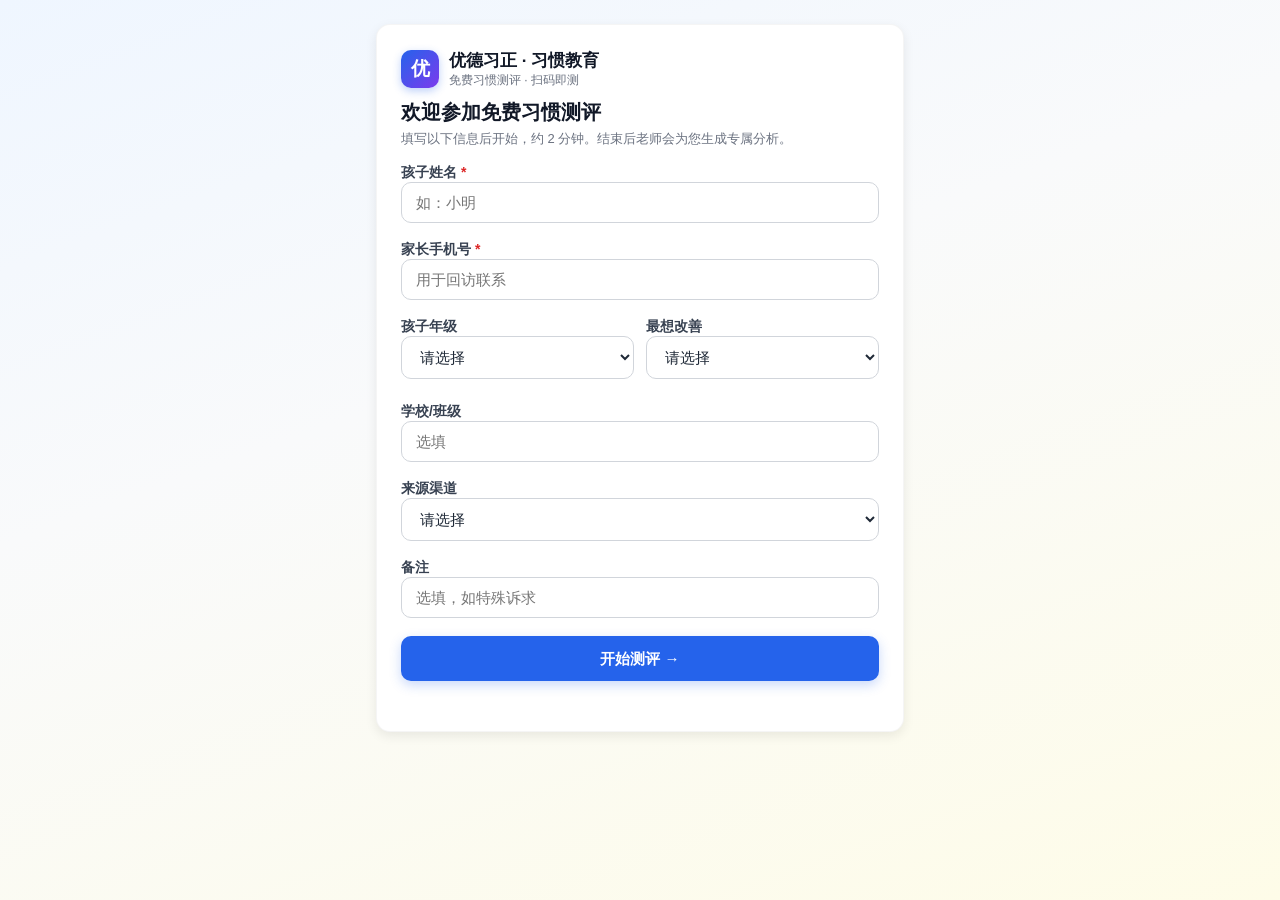
<file: index.html>
<!DOCTYPE html>
<html lang="zh-CN">
<head>
<meta charset="UTF-8">
<meta name="viewport" content="width=device-width, initial-scale=1.0">
<title>优德习正・免费习惯测评（扫码即测）</title>
<link rel="stylesheet" href="./css/style.css">
</head>
<body>
<div id="app"></div>
<script src="./js/config.js"></script>
<script src="./js/triage.js"></script>
<script src="./js/live.js"></script>
</body>
</html>
</file>
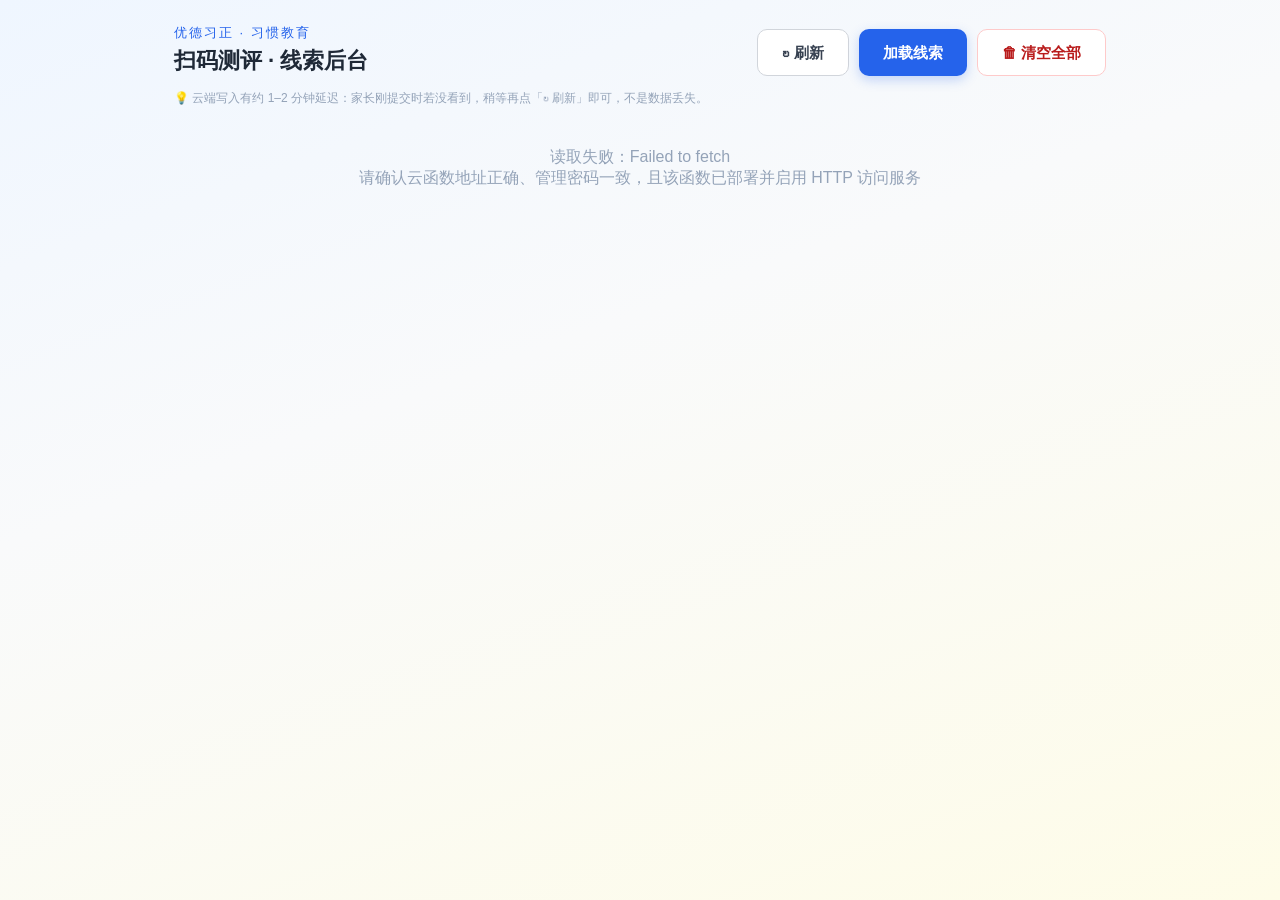
<file: admin.html>
<!DOCTYPE html>
<html lang="zh-CN">
<head>
<meta charset="UTF-8">
<meta name="viewport" content="width=device-width,initial-scale=1">
<title>优德习正 · 线索后台</title>
<link rel="stylesheet" href="./css/style.css">
<style>
  .dash-wrap{max-width:980px;margin:0 auto;padding:24px}
  .dash-head{display:flex;align-items:center;gap:12px;justify-content:space-between;flex-wrap:wrap}
  .setup-box{background:#fffbeb;border:1px solid #fde68a;padding:12px 14px;border-radius:10px;margin:14px 0;font-size:14px}
  .setup-box input{width:100%;padding:8px 10px;border:1px solid #d1d5db;border-radius:8px;margin-top:6px;font-size:13px}
  table.leads{width:100%;border-collapse:collapse;background:#fff;border-radius:12px;overflow:hidden;box-shadow:0 4px 16px rgba(0,0,0,.06)}
  table.leads th,table.leads td{padding:10px 12px;text-align:left;border-bottom:1px solid #f1f5f9;font-size:13px}
  table.leads th{background:#f8fafc;color:#475569;font-weight:600;white-space:nowrap}
  .weak-tag{display:inline-block;background:#fee2e2;color:#b91c1c;padding:2px 8px;border-radius:999px;font-size:12px;margin:2px}
  .modal-mask{position:fixed;inset:0;background:rgba(15,23,42,.55);display:none;align-items:flex-start;justify-content:center;padding:24px;overflow:auto;z-index:1000}
  .modal-mask.show{display:flex}
  .modal{background:#fff;border-radius:16px;max-width:900px;width:100%;box-shadow:0 20px 60px rgba(0,0,0,.25)}
  .modal-bar{position:sticky;top:0;background:#fff;display:flex;justify-content:space-between;align-items:center;padding:14px 20px;border-bottom:1px solid #eef2f7;z-index:2}
  .modal-body{padding:0 20px 24px}
  .empty{text-align:center;color:#94a3b8;padding:40px}
  .stat-row{display:flex;gap:14px;flex-wrap:wrap;margin:10px 0 18px}
  .stat{background:#fff;border:1px solid #eef2f7;border-radius:12px;padding:12px 16px;min-width:120px}
  .stat .n{font-size:22px;font-weight:700;color:#2563eb}
  .stat .l{font-size:12px;color:#64748b}
  @media print{
    body *{visibility:hidden}
    .modal,.modal *{visibility:visible}
    .modal{position:absolute;left:0;top:0;box-shadow:none;max-width:100%}
    .modal-bar{display:none}
  }
</style>
</head>
<body>
<div class="dash-wrap">
  <div class="dash-head">
    <div>
      <div style="font-size:13px;color:#2563eb;letter-spacing:2px">优德习正 · 习惯教育</div>
      <h1 style="margin:4px 0;font-size:22px">扫码测评 · 线索后台</h1>
    </div>
    <div style="display:flex;gap:10px">
      <button class="btn btn-outline" id="refreshBtn">↻ 刷新</button>
      <button class="btn btn-primary" id="loadBtn">加载线索</button>
      <button class="btn btn-outline" id="clearBtn" style="color:#b91c1c;border-color:#fecaca">🗑 清空全部</button>
    </div>
  </div>

  <div class="setup-box" id="setupBox">
    ⚠️ 尚未配置 CloudBase 云函数地址。把下面两项粘贴进来（仅本浏览器记住；要永久生效请让我写进 <code>config.js</code>）：
    <div style="margin-top:6px;color:#92400e;font-size:13px">① 云函数 HTTP 触发地址（形如 https://xxxx.apigw.tencentcs.com/release/udxzLeads）</div>
    <input id="cbHttpInput" placeholder="https://xxxx.apigw.tencentcs.com/release/udxzLeads">
    <div style="margin-top:8px;color:#92400e;font-size:13px">② 后台管理密码（与云函数内 ADMIN_PWD 一致，默认 udxz2026）</div>
    <input id="cbPwdInput" placeholder="udxz2026">
    <div style="margin-top:8px"><button class="btn btn-primary" id="saveUrlBtn" style="padding:6px 14px;font-size:13px">保存并使用</button></div>
  </div>

  <div style="font-size:12px;color:#94a3b8;margin:10px 0 0">
    💡 云端写入有约 1–2 分钟延迟：家长刚提交时若没看到，稍等再点「↻ 刷新」即可，不是数据丢失。
  </div>

  <div class="stat-row" id="statRow" style="display:none"></div>
  <div id="listArea"></div>
</div>

<div class="modal-mask" id="modal">
  <div class="modal">
    <div class="modal-bar">
      <strong id="modalTitle">线索详情</strong>
      <div style="display:flex;gap:8px">
        <button class="btn btn-outline" id="printBtn" style="padding:6px 14px;font-size:13px">🖨 打印方案</button>
        <button class="btn btn-outline" id="closeBtn" style="padding:6px 14px;font-size:13px">关闭</button>
      </div>
    </div>
    <div class="modal-body" id="modalBody"></div>
  </div>
</div>

<script src="./js/config.js"></script>
<script src="./js/solution-live.js"></script>
<script src="./js/admin2.js"></script>
</body>
</html>
</file>
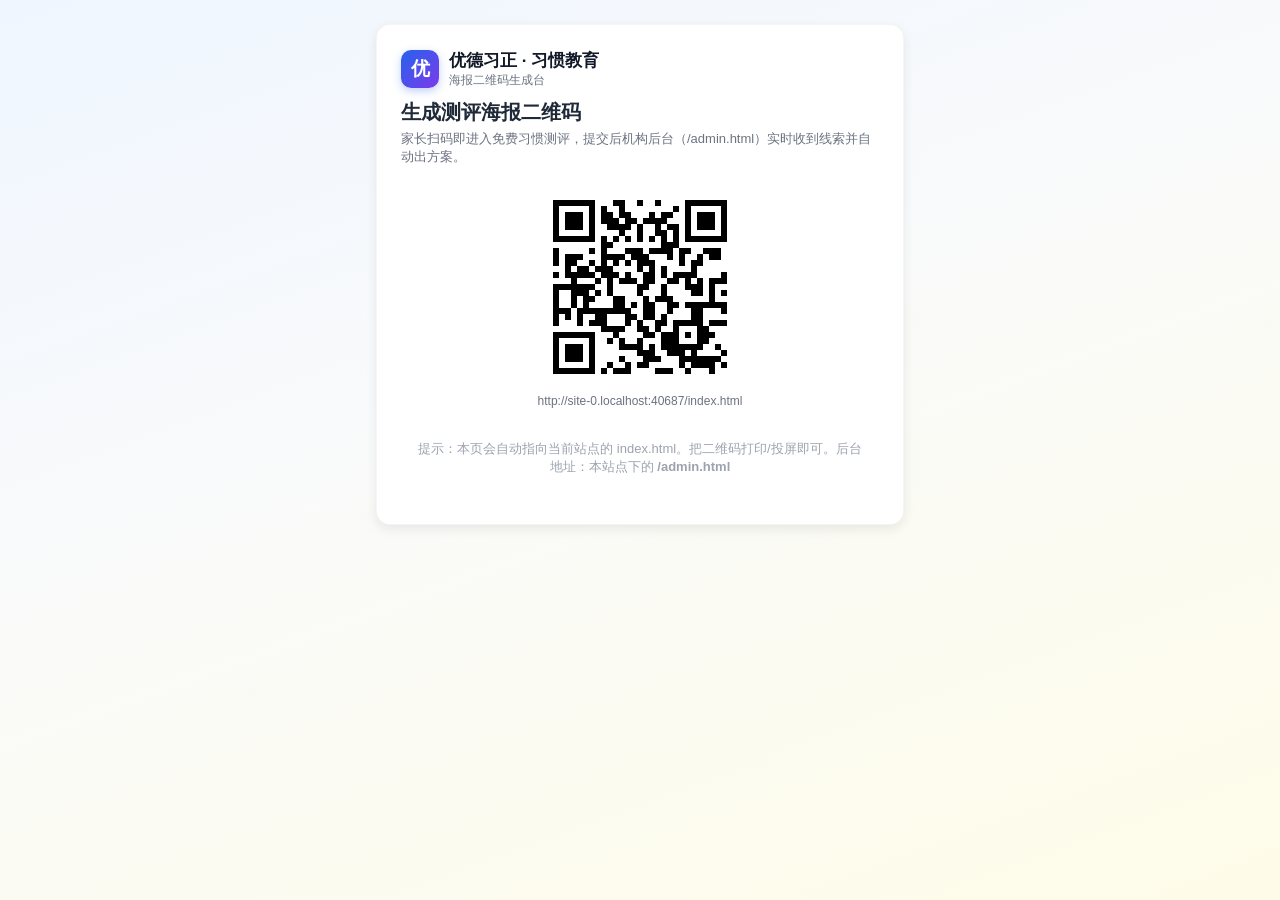
<file: gen.html>
<!DOCTYPE html>
<html lang="zh-CN">
<head>
<meta charset="UTF-8">
<meta name="viewport" content="width=device-width, initial-scale=1.0">
<title>海报二维码生成台 · 优德习正</title>
<link rel="stylesheet" href="./css/style.css">
</head>
<body>
<div class="container" style="max-width:560px">
  <div class="card">
    <div class="brand"><div class="brand-logo">优</div><div><div class="brand-name">优德习正 · 习惯教育</div><div class="brand-sub">海报二维码生成台</div></div></div>
    <h2 style="font-size:20px;margin:10px 0 4px">生成测评海报二维码</h2>
    <p class="muted" style="margin-bottom:14px">家长扫码即进入免费习惯测评，提交后机构后台（/admin.html）实时收到线索并自动出方案。</p>
    <div id="qrBox" style="display:flex;justify-content:center;padding:12px"></div>
    <div id="qrUrl" class="muted text-center" style="font-size:12px;word-break:break-all"></div>
    <div class="footer">提示：本页会自动指向当前站点的 index.html。把二维码打印/投屏即可。后台地址：本站点下的 <b>/admin.html</b></div>
  </div>
</div>
<script src="./js/qrcode.min.js"></script>
<script src="./js/gen2.js"></script>
</body>
</html>
</file>
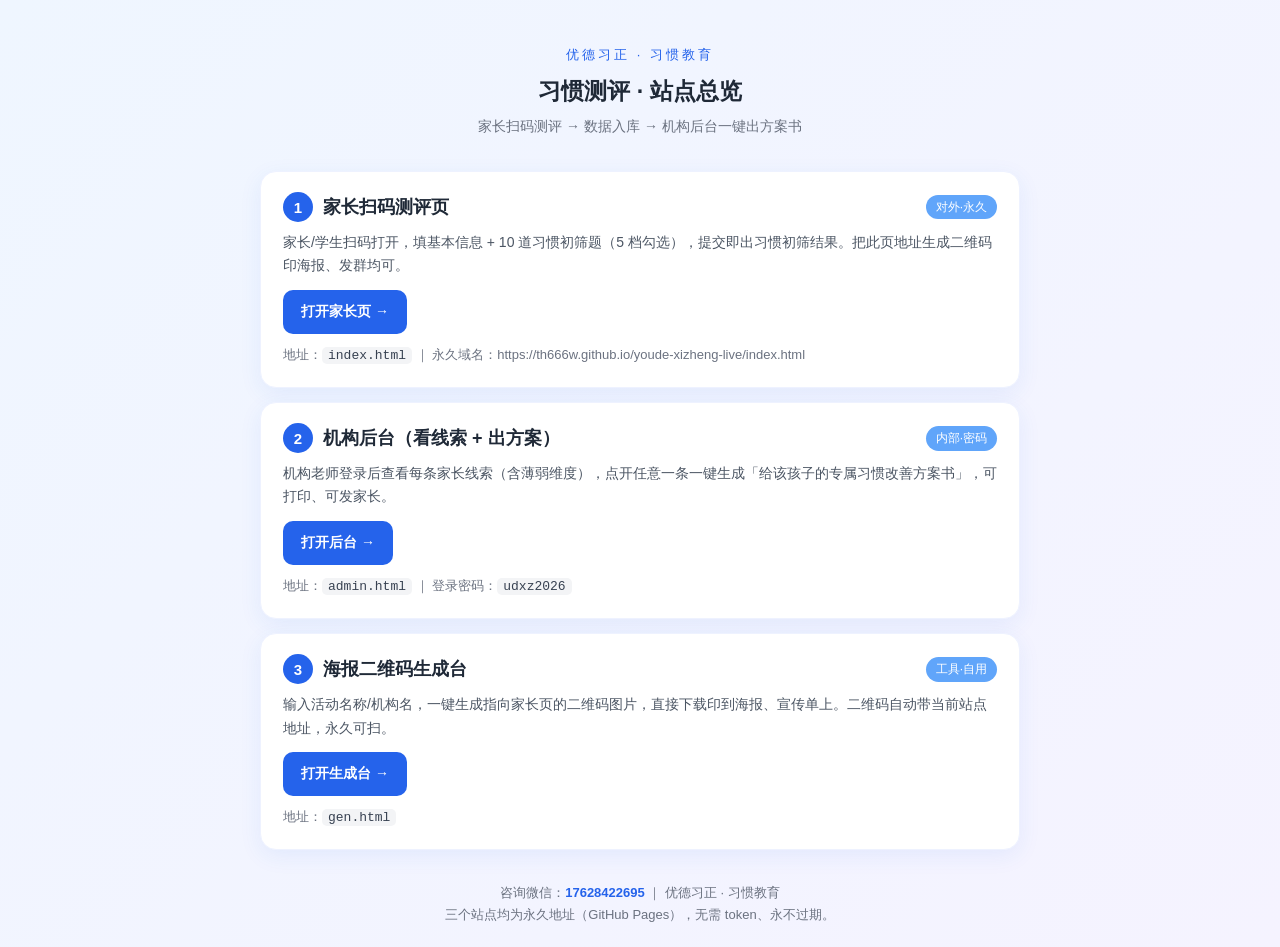
<file: nav.html>
<!doctype html>
<html lang="zh-CN">
<head>
<meta charset="utf-8">
<meta name="viewport" content="width=device-width,initial-scale=1">
<title>优德习正 · 习惯测评 · 站点总览</title>
<style>
  * { box-sizing: border-box; margin: 0; padding: 0; }
  body {
    font-family: -apple-system, BlinkMacSystemFont, "Segoe UI", "Microsoft YaHei", sans-serif;
    background: linear-gradient(135deg, #eff6ff 0%, #f5f3ff 100%);
    color: #1f2937; line-height: 1.7; padding: 18px;
  }
  .wrap { max-width: 760px; margin: 0 auto; }
  header { text-align: center; padding: 26px 16px 18px; }
  header .brand { letter-spacing: 3px; color: #2563eb; font-size: 13px; }
  header h1 { font-size: 23px; margin: 6px 0 4px; }
  header p { color: #6b7280; font-size: 14px; }
  .card {
    background: #fff; border-radius: 16px; padding: 20px 22px; margin: 14px 0;
    box-shadow: 0 6px 22px rgba(37, 99, 235, .08);
    border: 1px solid #eef2ff;
  }
  .card .top { display: flex; align-items: center; gap: 10px; margin-bottom: 8px; }
  .card .no {
    width: 30px; height: 30px; border-radius: 50%; background: #2563eb; color: #fff;
    display: flex; align-items: center; justify-content: center; font-weight: 700; font-size: 15px;
  }
  .card h2 { font-size: 18px; }
  .card .tag { font-size: 12px; color: #fff; background: #60a5fa; padding: 2px 10px; border-radius: 999px; margin-left: auto; }
  .card .desc { color: #4b5563; font-size: 14px; margin: 6px 0 12px; }
  .card a.btn {
    display: inline-block; text-decoration: none; background: #2563eb; color: #fff;
    padding: 10px 18px; border-radius: 10px; font-size: 14px; font-weight: 600;
  }
  .card a.btn:hover { background: #1d4ed8; }
  .card .meta { color: #6b7280; font-size: 13px; margin-top: 10px; }
  .card .meta code { background: #f3f4f6; padding: 1px 6px; border-radius: 5px; color: #374151; }
  footer { text-align: center; color: #6b7280; font-size: 13px; padding: 18px 0 6px; }
  footer b { color: #2563eb; }
</style>
</head>
<body>
  <div class="wrap">
    <header>
      <div class="brand">优德习正 · 习惯教育</div>
      <h1>习惯测评 · 站点总览</h1>
      <p>家长扫码测评 → 数据入库 → 机构后台一键出方案书</p>
    </header>

    <div class="card">
      <div class="top"><div class="no">1</div><h2>家长扫码测评页</h2><span class="tag">对外·永久</span></div>
      <div class="desc">家长/学生扫码打开，填基本信息 + 10 道习惯初筛题（5 档勾选），提交即出习惯初筛结果。把此页地址生成二维码印海报、发群均可。</div>
      <a class="btn" href="index.html">打开家长页 →</a>
      <div class="meta">地址：<code>index.html</code> ｜ 永久域名：https://th666w.github.io/youde-xizheng-live/index.html</div>
    </div>

    <div class="card">
      <div class="top"><div class="no">2</div><h2>机构后台（看线索 + 出方案）</h2><span class="tag">内部·密码</span></div>
      <div class="desc">机构老师登录后查看每条家长线索（含薄弱维度），点开任意一条一键生成「给该孩子的专属习惯改善方案书」，可打印、可发家长。</div>
      <a class="btn" href="admin.html">打开后台 →</a>
      <div class="meta">地址：<code>admin.html</code> ｜ 登录密码：<code>udxz2026</code></div>
    </div>

    <div class="card">
      <div class="top"><div class="no">3</div><h2>海报二维码生成台</h2><span class="tag">工具·自用</span></div>
      <div class="desc">输入活动名称/机构名，一键生成指向家长页的二维码图片，直接下载印到海报、宣传单上。二维码自动带当前站点地址，永久可扫。</div>
      <a class="btn" href="gen.html">打开生成台 →</a>
      <div class="meta">地址：<code>gen.html</code></div>
    </div>

    <footer>
      咨询微信：<b>17628422695</b> ｜ 优德习正 · 习惯教育<br>
      三个站点均为永久地址（GitHub Pages），无需 token、永不过期。
    </footer>
  </div>
</body>
</html>
</file>
<file: css/style.css>
/* ============================================================
   优德习正・全学段分层测评系统 - 增强版样式
   ============================================================ */
:root {
  --primary: #2563eb;
  --primary-dark: #1d4ed8;
  --primary-light: #dbeafe;
  --accent: #f59e0b;
  --success: #16a34a;
  --success-bg: #dcfce7;
  --warning: #ca8a04;
  --warning-bg: #fef9c3;
  --danger: #dc2626;
  --danger-bg: #fee2e2;
  --gray-50: #f9fafb;
  --gray-100: #f3f4f6;
  --gray-200: #e5e7eb;
  --gray-300: #d1d5db;
  --gray-400: #9ca3af;
  --gray-500: #6b7280;
  --gray-600: #4b5563;
  --gray-700: #374151;
  --gray-800: #1f2937;
  --gray-900: #111827;
  --radius: 14px;
  --shadow-sm: 0 1px 2px rgba(0,0,0,.05);
  --shadow: 0 4px 12px rgba(0,0,0,.08);
  --shadow-lg: 0 8px 24px rgba(0,0,0,.12);
}

* { margin: 0; padding: 0; box-sizing: border-box; }
body {
  font-family: "PingFang SC", "Microsoft YaHei", "Helvetica Neue", Arial, sans-serif;
  background: linear-gradient(160deg, #eff6ff 0%, #f9fafb 40%, #fefce8 100%);
  min-height: 100vh;
  color: var(--gray-800);
  -webkit-font-smoothing: antialiased;
}

/* ---------- 通用组件 ---------- */
.container { max-width: 960px; margin: 0 auto; padding: 24px 16px 60px; }
.btn {
  display: inline-flex; align-items: center; justify-content: center; gap: 6px;
  border: none; cursor: pointer; font-size: 15px; font-weight: 600;
  padding: 12px 24px; border-radius: 10px; transition: all .2s ease;
  text-decoration: none; line-height: 1.4;
}
.btn:active { transform: scale(.97); }
.btn-primary { background: var(--primary); color: #fff; box-shadow: 0 4px 12px rgba(37,99,235,.25); }
.btn-primary:hover { background: var(--primary-dark); }
.btn-outline { background: #fff; color: var(--gray-700); border: 1.5px solid var(--gray-300); }
.btn-outline:hover { border-color: var(--primary); color: var(--primary); }
.btn-success { background: var(--success); color: #fff; }
.btn-success:hover { filter: brightness(1.08); }
.btn-ghost { background: transparent; color: var(--gray-600); }
.btn-ghost:hover { background: var(--gray-100); color: var(--gray-800); }
.btn-sm { padding: 8px 16px; font-size: 13px; border-radius: 8px; }
.btn:disabled { opacity: .5; cursor: not-allowed; }
.btn-block { width: 100%; }

.card {
  background: #fff; border-radius: var(--radius); box-shadow: var(--shadow);
  padding: 24px; border: 1px solid rgba(0,0,0,.04);
}
.badge {
  display: inline-block; padding: 4px 12px; border-radius: 999px;
  font-size: 12px; font-weight: 600;
}
.badge-green { background: var(--success-bg); color: var(--success); }
.badge-yellow { background: var(--warning-bg); color: var(--warning); }
.badge-red { background: var(--danger-bg); color: var(--danger); }
.badge-blue { background: var(--primary-light); color: var(--primary-dark); }

.muted { color: var(--gray-500); font-size: 13px; }
.mt-1 { margin-top: 8px; } .mt-2 { margin-top: 16px; } .mt-3 { margin-top: 24px; } .mt-4 { margin-top: 32px; }
.mb-1 { margin-bottom: 8px; } .mb-2 { margin-bottom: 16px; } .mb-3 { margin-bottom: 24px; }
.flex { display: flex; } .flex-center { display: flex; align-items: center; justify-content: center; }
.flex-between { display: flex; align-items: center; justify-content: space-between; }
.grid { display: grid; gap: 16px; }
.text-center { text-align: center; }
.hidden { display: none !important; }

/* ---------- 顶部导航 ---------- */
.topbar {
  background: rgba(255,255,255,.9); backdrop-filter: blur(8px);
  border-bottom: 1px solid var(--gray-200); position: sticky; top: 0; z-index: 100;
}
.topbar-inner {
  max-width: 960px; margin: 0 auto; padding: 14px 16px;
  display: flex; align-items: center; justify-content: space-between;
}
.brand { display: flex; align-items: center; gap: 10px; cursor: pointer; }
.brand-logo {
  width: 38px; height: 38px; border-radius: 10px;
  background: linear-gradient(135deg, #2563eb, #7c3aed);
  display: flex; align-items: center; justify-content: center;
  color: #fff; font-size: 19px; font-weight: 800; box-shadow: 0 3px 8px rgba(37,99,235,.3);
}
.brand-name { font-weight: 700; font-size: 17px; color: var(--gray-900); }
.brand-sub { font-size: 12px; color: var(--gray-500); }
.nav-links { display: flex; gap: 8px; }
.nav-link {
  padding: 8px 14px; border-radius: 8px; font-size: 14px; color: var(--gray-600);
  cursor: pointer; transition: all .2s; border: none; background: transparent; font-weight: 500;
}
.nav-link:hover { background: var(--gray-100); color: var(--gray-900); }
.nav-link.active { background: var(--primary-light); color: var(--primary-dark); font-weight: 600; }

/* ---------- 首页 ---------- */
.hero {
  text-align: center; padding: 44px 16px 32px;
}
.hero h1 {
  font-size: 30px; font-weight: 800; color: var(--gray-900); letter-spacing: .5px;
}
.hero h1 .grad {
  background: linear-gradient(135deg, #2563eb, #7c3aed);
  -webkit-background-clip: text; background-clip: text; -webkit-text-fill-color: transparent;
}
.hero p { margin-top: 12px; color: var(--gray-500); font-size: 15px; }
.hero-steps {
  display: flex; justify-content: center; gap: 12px; flex-wrap: wrap; margin-top: 24px;
}
.step-chip {
  display: flex; align-items: center; gap: 8px;
  background: #fff; border: 1px solid var(--gray-200); border-radius: 999px;
  padding: 8px 16px; font-size: 13px; color: var(--gray-600); box-shadow: var(--shadow-sm);
}
.step-chip .num {
  width: 22px; height: 22px; border-radius: 50%; background: var(--primary-light);
  color: var(--primary-dark); font-weight: 700; display: flex; align-items: center; justify-content: center; font-size: 12px;
}

.grade-grid {
  display: grid; grid-template-columns: repeat(auto-fill, minmax(280px, 1fr)); gap: 16px;
  margin-top: 28px;
}
.grade-card {
  background: #fff; border-radius: var(--radius); border: 1.5px solid var(--gray-200);
  padding: 22px; cursor: pointer; transition: all .22s ease; position: relative; overflow: hidden;
}
.grade-card:hover {
  transform: translateY(-3px); box-shadow: var(--shadow-lg);
  border-color: var(--primary);
}
.grade-card .icon { font-size: 34px; }
.grade-card .g-name { font-size: 18px; font-weight: 700; margin-top: 10px; color: var(--gray-900); }
.grade-card .g-meta { font-size: 13px; color: var(--gray-500); margin-top: 6px; }
.grade-card .g-arrow {
  position: absolute; right: 16px; top: 50%; transform: translateY(-50%);
  font-size: 20px; color: var(--gray-300); transition: all .2s;
}
.grade-card:hover .g-arrow { color: var(--primary); transform: translateY(-50%) translateX(3px); }
.grade-card .g-tags { margin-top: 10px; display: flex; gap: 6px; flex-wrap: wrap; }

/* ---------- 类型选择 ---------- */
.type-grid { display: grid; grid-template-columns: repeat(auto-fill, minmax(240px, 1fr)); gap: 16px; margin-top: 20px; }
.type-card {
  background: #fff; border: 1.5px solid var(--gray-200); border-radius: var(--radius);
  padding: 24px; text-align: center; cursor: pointer; transition: all .2s;
}
.type-card:hover { border-color: var(--primary); transform: translateY(-2px); box-shadow: var(--shadow); }
.type-card .t-icon { font-size: 38px; }
.type-card .t-name { font-size: 17px; font-weight: 700; margin-top: 10px; }
.type-card .t-desc { font-size: 13px; color: var(--gray-500); margin-top: 6px; }
.type-card .t-count { margin-top: 10px; }

/* ---------- 学生信息表单 ---------- */
.form-card { max-width: 520px; margin: 0 auto; }
.form-group { margin-bottom: 18px; }
.form-group label { display: block; font-size: 14px; font-weight: 600; color: var(--gray-700); margin-bottom: 6px; }
.form-group .req { color: var(--danger); }
.form-input {
  width: 100%; padding: 11px 14px; border: 1.5px solid var(--gray-300);
  border-radius: 10px; font-size: 15px; transition: border-color .2s; outline: none;
  background: #fff; color: var(--gray-800);
}
.form-input:focus { border-color: var(--primary); box-shadow: 0 0 0 3px rgba(37,99,235,.12); }
.form-row { display: grid; grid-template-columns: 1fr 1fr; gap: 12px; }
.form-hint { font-size: 12px; color: var(--gray-400); margin-top: 4px; }

/* ---------- 答题页 ---------- */
.quiz-header { max-width: 720px; margin: 0 auto 16px; }
.progress-wrap { background: var(--gray-200); border-radius: 999px; height: 10px; overflow: hidden; }
.progress-bar {
  height: 100%; border-radius: 999px; transition: width .3s ease;
  background: linear-gradient(90deg, #2563eb, #7c3aed);
}
.progress-text {
  display: flex; justify-content: space-between; margin-top: 8px;
  font-size: 13px; color: var(--gray-500);
}
.quiz-meta {
  display: flex; align-items: center; gap: 10px; margin-top: 12px; flex-wrap: wrap;
}
.quiz-card { max-width: 720px; margin: 0 auto; animation: fadeIn .25s ease; }
@keyframes fadeIn { from { opacity: 0; transform: translateY(8px); } to { opacity: 1; transform: translateY(0); } }
.q-dimension {
  display: inline-flex; align-items: center; gap: 6px;
  background: var(--primary-light); color: var(--primary-dark);
  font-size: 13px; font-weight: 600; padding: 5px 12px; border-radius: 999px;
}
.q-num { font-size: 14px; color: var(--gray-400); font-weight: 600; }
.q-text { font-size: 17px; font-weight: 600; color: var(--gray-900); margin: 12px 0 20px; line-height: 1.7; }
.q-options { display: flex; flex-direction: column; gap: 12px; }
.q-option {
  border: 2px solid var(--gray-200); background: #fff; border-radius: 12px;
  padding: 16px 18px; cursor: pointer; transition: all .18s ease; text-align: left;
}
.q-option:hover { border-color: var(--gray-300); background: var(--gray-50); transform: translateX(2px); }
.q-option.selected { border-color: var(--primary); background: var(--primary-light); }
.q-option .opt-top { display: flex; align-items: center; justify-content: space-between; }
.q-option .opt-label { font-weight: 700; color: var(--gray-800); font-size: 15px; }
.q-option .opt-score { font-size: 12px; color: var(--gray-400); font-weight: 600; }
.q-option.selected .opt-label { color: var(--primary-dark); }
.q-option .opt-desc { font-size: 13px; color: var(--gray-500); margin-top: 4px; }
.q-option.selected .opt-desc { color: var(--gray-600); }
.opt-key {
  display: inline-flex; align-items: center; justify-content: center;
  width: 22px; height: 22px; border-radius: 5px; background: var(--gray-100);
  color: var(--gray-500); font-size: 12px; font-weight: 700; border: 1px solid var(--gray-300);
}
.q-option.selected .opt-key { background: var(--primary); color: #fff; border-color: var(--primary); }
.opt-check {
  width: 22px; height: 22px; border-radius: 50%; border: 2px solid var(--gray-300);
  display: flex; align-items: center; justify-content: center; color: #fff;
  font-size: 12px; font-weight: 800; flex-shrink: 0; transition: all .18s;
}
.q-option.selected .opt-check { background: var(--primary); border-color: var(--primary); }

.quiz-nav { max-width: 720px; margin: 20px auto 0; display: flex; justify-content: space-between; gap: 12px; }
.answer-strip {
  max-width: 720px; margin: 16px auto 0; display: flex; flex-wrap: wrap; gap: 6px;
}
.answer-dot {
  width: 30px; height: 30px; border-radius: 8px; display: flex; align-items: center; justify-content: center;
  font-size: 12px; font-weight: 600; cursor: pointer; transition: all .15s;
  background: var(--gray-100); color: var(--gray-500); border: 1.5px solid var(--gray-200);
}
.answer-dot.current { border-color: var(--primary); color: var(--primary-dark); background: var(--primary-light); }
.answer-dot.answered { background: var(--success); border-color: var(--success); color: #fff; }
.answer-dot:hover { transform: scale(1.12); }

/* ---------- 报告页 ---------- */
.report-head {
  background: linear-gradient(135deg, #1e3a8a, #4f46e5, #7c3aed);
  border-radius: 18px; color: #fff; padding: 32px; position: relative; overflow: hidden;
}
.report-head::after {
  content: ""; position: absolute; right: -40px; top: -40px; width: 180px; height: 180px;
  border-radius: 50%; background: rgba(255,255,255,.08);
}
.report-head::before {
  content: ""; position: absolute; right: 30px; bottom: -60px; width: 140px; height: 140px;
  border-radius: 50%; background: rgba(255,255,255,.06);
}
.report-head h2 { font-size: 22px; font-weight: 800; }
.report-head .sub { opacity: .85; font-size: 13px; margin-top: 6px; }
.report-score-row { display: flex; gap: 28px; margin-top: 22px; flex-wrap: wrap; position: relative; z-index: 1; }
.score-block .num { font-size: 34px; font-weight: 800; line-height: 1.1; }
.score-block .label { font-size: 12px; opacity: .75; margin-top: 4px; }
.report-actions { display: flex; gap: 10px; margin-top: 22px; flex-wrap: wrap; position: relative; z-index: 1; }
.report-actions .btn { background: rgba(255,255,255,.16); color: #fff; box-shadow: none; backdrop-filter: blur(4px); border: 1px solid rgba(255,255,255,.25); }
.report-actions .btn:hover { background: rgba(255,255,255,.28); }

.report-section { margin-top: 24px; }
.report-section h3 {
  font-size: 16px; font-weight: 700; color: var(--gray-900);
  display: flex; align-items: center; gap: 8px; margin-bottom: 16px;
}
.report-section h3 .sec-icon {
  width: 26px; height: 26px; border-radius: 8px; background: var(--primary-light);
  color: var(--primary-dark); display: flex; align-items: center; justify-content: center; font-size: 14px;
}

/* 雷达图 */
.radar-wrap { display: flex; justify-content: center; padding: 8px 0; }
#radarCanvas { max-width: 100%; }

/* 维度卡片 */
.dim-grid { display: grid; grid-template-columns: repeat(auto-fill, minmax(280px, 1fr)); gap: 14px; }
.dim-card {
  background: #fff; border: 1.5px solid var(--gray-200); border-radius: 12px; padding: 18px;
  transition: all .2s;
}
.dim-card:hover { box-shadow: var(--shadow); border-color: var(--gray-300); }
.dim-card .d-name { font-size: 14px; font-weight: 700; color: var(--gray-800); }
.dim-card .d-bar-wrap { height: 8px; background: var(--gray-100); border-radius: 999px; margin-top: 10px; overflow: hidden; }
.dim-card .d-bar { height: 100%; border-radius: 999px; transition: width .6s ease; }
.dim-card .d-row { display: flex; justify-content: space-between; align-items: center; margin-top: 8px; }
.dim-card .d-rate { font-size: 14px; font-weight: 800; }
.dim-card .d-note { font-size: 12px; color: var(--gray-500); margin-top: 8px; line-height: 1.6; }

/* 建议列表 */
.suggestion-list { display: flex; flex-direction: column; gap: 10px; }
.suggestion-item {
  display: flex; gap: 12px; background: #fff; border: 1.5px solid var(--gray-200);
  border-radius: 12px; padding: 14px 16px; align-items: flex-start;
}
.suggestion-item .s-icon { font-size: 18px; flex-shrink: 0; margin-top: 2px; }
.suggestion-item .s-title { font-size: 14px; font-weight: 700; }
.suggestion-item .s-desc { font-size: 13px; color: var(--gray-500); margin-top: 3px; line-height: 1.6; }

/* 家长建议 */
.parent-tips { background: linear-gradient(135deg, #fffbeb, #fef3c7); border: 1px solid #fde68a; border-radius: 12px; padding: 20px; }
.parent-tips ol { padding-left: 20px; display: flex; flex-direction: column; gap: 10px; }
.parent-tips li { font-size: 14px; color: var(--gray-700); line-height: 1.7; }

/* ---------- 历史记录 ---------- */
.history-item {
  display: flex; align-items: center; gap: 16px; background: #fff;
  border: 1.5px solid var(--gray-200); border-radius: 12px; padding: 16px 18px;
  transition: all .2s; cursor: pointer;
}
.history-item:hover { border-color: var(--primary); box-shadow: var(--shadow); transform: translateX(3px); }
.history-item .h-avatar {
  width: 44px; height: 44px; border-radius: 12px; flex-shrink: 0;
  display: flex; align-items: center; justify-content: center; font-size: 20px;
  background: var(--primary-light);
}
.history-item .h-main { flex: 1; min-width: 0; }
.history-item .h-name { font-size: 15px; font-weight: 700; color: var(--gray-900); }
.history-item .h-meta { font-size: 12px; color: var(--gray-500); margin-top: 3px; display: flex; gap: 8px; flex-wrap: wrap; align-items: center; }
.history-item .h-score { text-align: right; flex-shrink: 0; }
.history-item .h-score .num { font-size: 20px; font-weight: 800; color: var(--primary-dark); }
.history-item .h-actions { display: flex; gap: 6px; flex-shrink: 0; }
.h-actions .btn { padding: 6px 12px; font-size: 12px; border-radius: 8px; }

.empty-state { text-align: center; padding: 60px 20px; color: var(--gray-400); }
.empty-state .e-icon { font-size: 52px; }
.empty-state p { margin-top: 12px; font-size: 15px; }

.history-stats {
  display: grid; grid-template-columns: repeat(auto-fit, minmax(100px, 1fr)); gap: 12px; margin: 18px 0;
}
.stat-card {
  background: #fff; border: 1.5px solid var(--gray-200); border-radius: 12px;
  padding: 16px; text-align: center;
}
.stat-card .stat-num { font-size: 24px; font-weight: 800; color: var(--primary-dark); }
.stat-card .stat-label { font-size: 12px; color: var(--gray-500); margin-top: 4px; }
.history-actions {
  display: flex; gap: 10px; flex-wrap: wrap; margin-bottom: 10px;
}
.history-actions .btn { padding: 8px 14px; font-size: 13px; }

/* ---------- 对比页 ---------- */
.compare-select-row { display: grid; grid-template-columns: 1fr 1fr; gap: 12px; }
.compare-legend { display: flex; gap: 20px; justify-content: center; margin-top: 14px; font-size: 13px; }
.legend-dot { width: 14px; height: 14px; border-radius: 4px; display: inline-block; margin-right: 6px; vertical-align: -2px; }
.compare-table { width: 100%; border-collapse: collapse; margin-top: 12px; font-size: 14px; }
.compare-table th, .compare-table td { padding: 10px 12px; border-bottom: 1px solid var(--gray-200); text-align: left; }
.compare-table th { background: var(--gray-50); font-size: 13px; color: var(--gray-500); font-weight: 600; }
.compare-table tr:hover td { background: var(--gray-50); }
.diff-up { color: var(--success); font-weight: 700; }
.diff-down { color: var(--danger); font-weight: 700; }
.diff-same { color: var(--gray-400); }

/* ---------- 页脚 ---------- */
.footer {
  text-align: center; padding: 32px 16px 24px; color: var(--gray-400);
  font-size: 13px;
}

/* ---------- Toast ---------- */
#toast-box { position: fixed; top: 20px; left: 50%; transform: translateX(-50%); z-index: 9999; display: flex; flex-direction: column; gap: 10px; align-items: center; }
.toast {
  background: var(--gray-900); color: #fff; padding: 11px 22px; border-radius: 10px;
  font-size: 14px; box-shadow: var(--shadow-lg); animation: toastIn .25s ease;
  max-width: 90vw;
}
.toast.success { background: var(--success); }
.toast.error { background: var(--danger); }
@keyframes toastIn { from { opacity: 0; transform: translateY(-12px); } to { opacity: 1; transform: translateY(0); } }

/* ---------- 解决方案书 ---------- */
.sol-actions { display: flex; align-items: center; justify-content: space-between; gap: 12px; flex-wrap: wrap; margin: 8px 0 18px; }
.sol-actions-right { display: flex; gap: 10px; flex-wrap: wrap; }
.sol-doc { max-width: 860px; margin: 0 auto; background: #fff; padding: 34px 40px; border-radius: 14px; box-shadow: var(--shadow); }
.sol-head { text-align: center; border-bottom: 2px solid #1e3a8a; padding-bottom: 18px; margin-bottom: 18px; }
.sol-logo { display: inline-block; background: #1e3a8a; color: #fff; font-weight: 700; padding: 4px 14px; border-radius: 8px; letter-spacing: 2px; }
.sol-title { margin: 12px 0 4px; font-size: 26px; color: #1e3a8a; }
.sol-sub { color: var(--gray-500); font-size: 13px; }
.sol-meta { display: flex; flex-wrap: wrap; gap: 8px 22px; justify-content: center; margin-top: 14px; font-size: 13px; color: var(--gray-700); }
.sol-banner { background: #fff7ed; border: 1px solid #fed7aa; color: #9a3412; padding: 12px 16px; border-radius: 10px; font-size: 14px; line-height: 1.7; margin-bottom: 18px; }
.sol-banner-ok { background: #f0fdf4; border-color: #bbf7d0; color: #166534; }
.sol-item { border: 1px solid var(--gray-200); border-radius: 12px; padding: 18px 20px; margin-bottom: 16px; }
.sol-item-head { display: flex; align-items: center; justify-content: space-between; gap: 12px; margin-bottom: 10px; flex-wrap: wrap; }
.sol-dim-title { font-size: 17px; font-weight: 700; color: var(--gray-900); display: flex; align-items: center; gap: 8px; }
.sol-idx { background: #1e3a8a; color: #fff; width: 24px; height: 24px; border-radius: 50%; display: inline-flex; align-items: center; justify-content: center; font-size: 13px; }
.sol-rate-badge { font-size: 12px; border: 1px solid; border-radius: 20px; padding: 3px 12px; white-space: nowrap; }
.sol-block { margin-top: 12px; }
.sol-block-title { font-weight: 700; font-size: 14px; color: #1e3a8a; margin-bottom: 6px; }
.sol-diagnose { font-size: 14px; line-height: 1.8; color: var(--gray-700); }
.sol-weeks { display: flex; flex-direction: column; gap: 8px; }
.sol-week { display: flex; gap: 12px; align-items: flex-start; }
.sol-week-dot { flex: 0 0 56px; background: var(--primary-light); color: var(--primary-dark); font-weight: 700; font-size: 13px; border-radius: 8px; padding: 6px 0; text-align: center; }
.sol-week-body { font-size: 14px; line-height: 1.7; color: var(--gray-700); padding-top: 4px; }
.sol-parent { margin: 0; padding-left: 20px; }
.sol-parent li { font-size: 14px; line-height: 1.8; color: var(--gray-700); }
.sol-sign { margin-top: 24px; border-top: 1px dashed var(--gray-300); padding-top: 16px; font-size: 14px; color: var(--gray-700); }
.sol-sign-line { margin: 8px 0; }
.sol-foot-note { margin-top: 10px; font-size: 12px; color: var(--gray-400); }
.sol-edit { cursor: text; border-radius: 4px; transition: background .15s; }
.sol-edit:hover { background: #f8fafc; }
.sol-edit:focus { outline: 2px solid #93c5fd; background: #f8fafc; }
.sol-edit-hint { background: #eff6ff; border: 1px dashed #93c5fd; color: #1d4ed8; padding: 8px 14px; border-radius: 8px; font-size: 13px; margin-bottom: 16px; }

/* ---------- 打印样式 ---------- */
.print-area { display: none; }
@media print {
  body { background: #fff; }
  .topbar, #toast-box, .no-print, .report-actions, .quiz-nav, .answer-strip, .footer { display: none !important; }
  .container { max-width: 100%; padding: 0 12px; }
  .card, .report-section { box-shadow: none; border: 1px solid var(--gray-200); }
  .report-head { background: #fff !important; color: #111 !important; border: 2px solid #1e3a8a; page-break-inside: avoid; }
  .report-head::before, .report-head::after { display: none; }
  .report-head h2, .report-head .sub { color: #111 !important; }
  .report-head .label { color: #555 !important; opacity: 1; }
  .dim-card { border: 1px solid var(--gray-200); }
  .suggestion-item { border: 1px solid var(--gray-200); }
  .parent-tips { border: 1px solid #fde68a; }
}

/* ---------- 响应式 ---------- */
@media (max-width: 640px) {
  .hero h1 { font-size: 24px; }
  .brand-sub { display: none; }
  .nav-link { padding: 6px 10px; font-size: 13px; }
  .report-head { padding: 22px; }
  .score-block .num { font-size: 26px; }
  .form-row { grid-template-columns: 1fr; }
  .compare-select-row { grid-template-columns: 1fr; }
  .quiz-nav { flex-wrap: wrap; }
  .quiz-nav .btn { flex: 1; }
  .history-item { flex-wrap: wrap; }
  .history-item .h-actions { width: 100%; }
}

/* ============================================================
   活码 / 线索模块样式
   ============================================================ */
.req { color: var(--danger); }

/* 信息收集浮层 */
.lead-gate {
  position: fixed; inset: 0; z-index: 999;
  background: rgba(15, 23, 42, .55);
  display: flex; align-items: center; justify-content: center; padding: 16px;
  backdrop-filter: blur(3px);
}
.lead-card {
  background: #fff; border-radius: var(--radius); max-width: 460px; width: 100%;
  padding: 26px 24px; box-shadow: var(--shadow-lg);
}
.lead-brand { color: var(--primary); font-weight: 700; letter-spacing: 1px; }
.lead-title { margin: 6px 0 4px; font-size: 22px; color: var(--gray-900); }
.lead-sub { color: var(--gray-500); font-size: 13px; margin-bottom: 16px; line-height: 1.6; }
.lead-form { display: grid; grid-template-columns: 1fr 1fr; gap: 12px; }
.lead-form label { display: flex; flex-direction: column; font-size: 13px; color: var(--gray-700); gap: 5px; }
.lead-form label.lead-full { grid-column: 1 / -1; }
.lead-form input, .lead-form select {
  border: 1px solid var(--gray-300); border-radius: 9px; padding: 9px 10px; font-size: 14px; color: var(--gray-900); background: #fff;
}
.lead-form input:focus, .lead-form select:focus { outline: none; border-color: var(--primary); box-shadow: 0 0 0 3px var(--primary-light); }
.lead-start { grid-column: 1 / -1; margin-top: 6px; padding: 11px; font-size: 15px; }
.lead-msg { grid-column: 1 / -1; color: var(--danger); font-size: 13px; min-height: 18px; }
.lead-banner {
  background: var(--success-bg); color: #166534; border: 1px solid #bbf7d0;
  padding: 10px 14px; border-radius: 10px; margin: 0 0 14px; font-size: 14px; font-weight: 600;
}

/* 失效屏 */
.lead-dead { position: fixed; inset: 0; z-index: 999; background: #f8fafc; display: flex; align-items: center; justify-content: center; padding: 20px; }
.lead-dead-card { text-align: center; max-width: 420px; background: #fff; padding: 36px 28px; border-radius: var(--radius); box-shadow: var(--shadow); }
.lead-dead-icon { font-size: 46px; }
.lead-dead-card h2 { color: var(--gray-900); margin: 12px 0 8px; }
.lead-dead-card p { color: var(--gray-500); font-size: 14px; line-height: 1.7; }

/* 生成台 */
.gen-login { max-width: 360px; margin: 30px auto; display: flex; flex-direction: column; gap: 10px; }
.gen-login label { display: flex; flex-direction: column; gap: 5px; font-size: 14px; color: var(--gray-700); }
.gen-login input { border: 1px solid var(--gray-300); border-radius: 9px; padding: 10px; font-size: 14px; }
.gen-panel { margin-top: 10px; }
.gen-controls { display: flex; flex-wrap: wrap; gap: 12px; align-items: flex-end; margin-bottom: 18px; }
.gen-controls label { display: flex; flex-direction: column; gap: 5px; font-size: 13px; color: var(--gray-700); }
.gen-controls select, .gen-controls input { border: 1px solid var(--gray-300); border-radius: 9px; padding: 9px 10px; font-size: 14px; }
.gen-grid { display: grid; grid-template-columns: repeat(auto-fill, minmax(200px, 1fr)); gap: 16px; }
.qr-card { border: 1px solid var(--gray-200); border-radius: 12px; padding: 16px; text-align: center; background: #fff; box-shadow: var(--shadow-sm); }
.qr-no { font-weight: 700; color: var(--gray-800); margin-bottom: 8px; font-size: 14px; }
.qr-img img { width: 150px; height: 150px; }
.qr-tip { font-size: 12px; color: var(--danger); margin-top: 6px; }
.qr-url { font-size: 10px; color: var(--gray-400); word-break: break-all; margin-top: 6px; }

/* 后台 */
.adm-bar { display: flex; align-items: center; gap: 10px; margin-bottom: 14px; flex-wrap: wrap; }
.adm-stat { font-weight: 600; color: var(--gray-800); }
.adm-spacer { flex: 1; }
.adm-table-wrap { overflow-x: auto; border: 1px solid var(--gray-200); border-radius: 12px; }
.adm-table { width: 100%; border-collapse: collapse; font-size: 13px; }
.adm-table th, .adm-table td { padding: 10px 12px; border-bottom: 1px solid var(--gray-100); text-align: left; white-space: nowrap; }
.adm-table th { background: var(--gray-50); color: var(--gray-600); font-weight: 600; }
.adm-table tbody tr:hover { background: var(--gray-50); }
.adm-empty { padding: 30px; text-align: center; color: var(--gray-400); }
.adm-detail td { background: #fffdf5; }
.adm-detail-box { font-size: 13px; line-height: 1.9; color: var(--gray-700); padding: 4px 0; }
.btn-sm { padding: 5px 10px; font-size: 12px; }

@media print {
  .no-print { display: none !important; }
  .gen-grid { grid-template-columns: repeat(3, 1fr); gap: 10px; }
  .qr-card { box-shadow: none; border: 1px solid #999; break-inside: avoid; }
  body { background: #fff; }
}

/* 顶部导航 */
.topnav { display: flex; align-items: center; justify-content: space-between; padding: 10px 18px; background: #1e3a8a; color: #fff; position: sticky; top: 0; z-index: 50; }
.topnav-brand { font-weight: 700; letter-spacing: 1px; }
.topnav-links a { color: #dbeafe; text-decoration: none; margin-left: 16px; font-size: 14px; }
.topnav-links a:hover { color: #fff; text-decoration: underline; }
</file>
